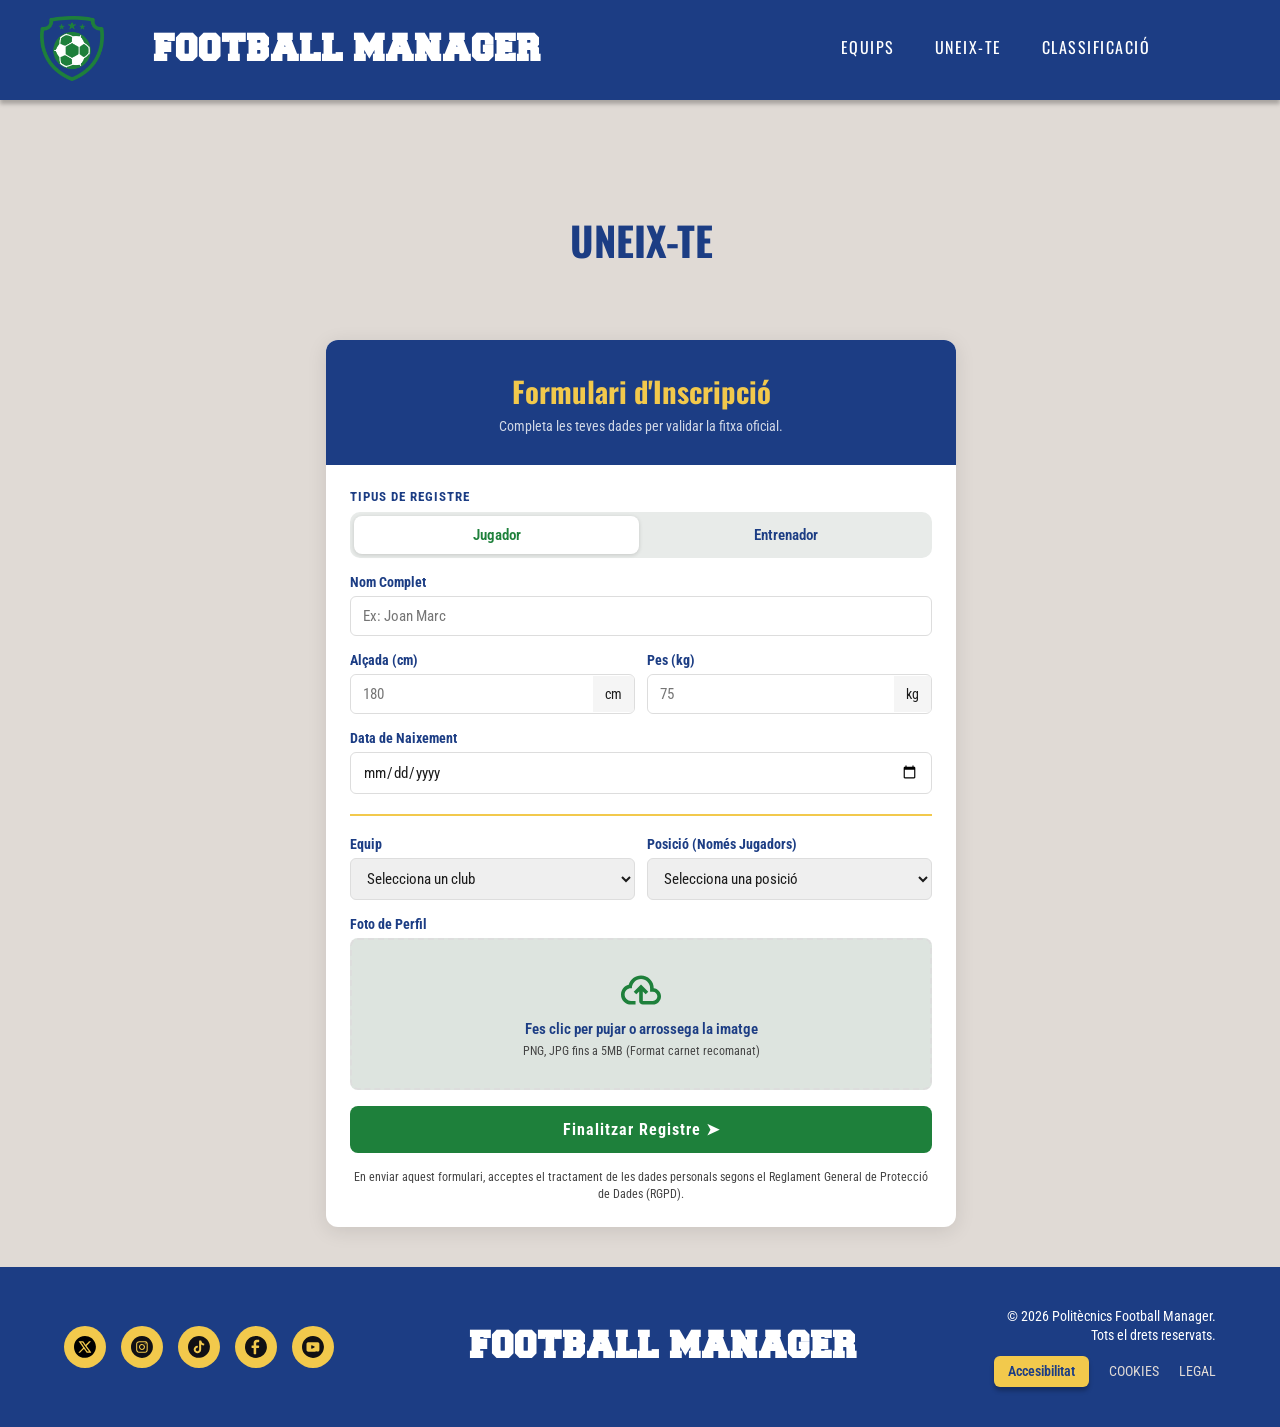
<file: formulari.html>
<!DOCTYPE html>
<html lang="en">

<head>
    <meta charset="UTF-8">
    <meta name="viewport" content="width=device-width, initial-scale=1.0">
    <title>Formulari</title>
    <link rel="icon" href="img/logos/isotipo_football_manager.png" type="image/png">
    <link rel="stylesheet" href="styles/main.css">
    <link rel="stylesheet" href="styles/formulari.css">
</head>

<body>
    <header>
        <div class="header-left">
            <a href="index.html">
                <img src="img/logos/isotipo_football_manager.png" alt="Logo Football Manager" class="logo">
            </a>
            <a href="index.html">
                <h1>FOOTBALL MANAGER</h1>
            </a>
        </div>
        <nav>
            <a href="equips.html">EQUIPS</a>
            <a href="formulari.html">UNEIX-TE</a>
            <a href="classificacio.html">CLASSIFICACIÓ</a>
        </nav>
    </header>

    <article>
        <div class="intro">
            <h2 class="title">UNEIX-TE</h2>
        </div>

        <div class="card-container">
            <div class="card">
                <div class="card-header">
                    <h2>Formulari d'Inscripció</h2>
                    <p>Completa les teves dades per validar la fitxa oficial.</p>
                </div>

                <div class="card-body">
                    <div class="tipus-registre">
                        <p class="label-seccio">TIPUS DE REGISTRE</p>
                        <div class="toggle">
                            <button class="toggle-btn actiu" id="btn-jugador" aria-pressed="true">Jugador</button>
                            <button class="toggle-btn" id="btn-entrenador" aria-pressed="false">Entrenador</button>
                        </div>
                    </div>

                    <form id="formulari-inscripcio">
                        <div class="camp">
                            <label for="nom-complet">Nom Complet</label>
                            <input type="text" id="nom-complet" placeholder="Ex: Joan Marc" autocomplete="name" required />
                        </div>

                        <div class="camp-doble">
                            <div class="camp">
                                <label for="alcada">Alçada (cm)</label>
                                <div class="input-unitat">
                                    <input type="number" id="alcada" placeholder="180" autocomplete="height" required/>
                                    <span>cm</span>
                                </div>
                            </div>
                            <div class="camp">
                                <label for="pes">Pes (kg)</label>
                                <div class="input-unitat">
                                    <input type="number" id="pes" placeholder="75" autocomplete="weight" required />
                                    <span>kg</span>
                                </div>
                            </div>
                        </div>

                        <div class="camp">
                            <label for="data-naixement">Data de Naixement</label>
                            <input type="date" id="data-naixement" autocomplete="bday" required/>
                        </div>

                        <hr class="separador" aria-hidden="true"/>

                        <div class="camp-doble">
                            <div class="camp">
                                <label for="select-equip">Equip</label>
                                <select id="select-equip" required>
                                    <option value="">Selecciona un club</option>
                                </select>
                            </div>
                            <div class="camp" id="camp-posicio">
                                <label for="select-posicio">Posició (Només Jugadors)</label>
                                <select id="select-posicio" required>
                                    <option value="">Selecciona una posició</option>
                                </select>
                            </div>
                        </div>

                        <div class="camp">
                            <label for="input-file">Foto de Perfil</label>
                            <div class="upload-area" id="upload-area" tabindex="0" role="button" aria-label="Importar imatge" title="Importa una imatge">
                                <p><img src="img/recursos/icon-upload.svg" alt="Logo per pujar arxiu"></p>
                                <p>Fes clic per pujar o arrossega la imatge</p>
                                <input type="file" id="input-file" accept="image/png, image/jpeg" required/>
                                <span>PNG, JPG fins a 5MB (Format carnet recomanat)</span>
                            </div>
                        </div>

                        <button type="submit" class="btn-submit">Finalitzar Registre ➤</button>
                    </form>

                    <p class="avis-rgpd">En enviar aquest formulari, acceptes el tractament de les dades personals
                        segons el Reglament General de Protecció de Dades (RGPD).</p>
                </div>
            </div>
        </div>
    </article>

    <footer>
        <div class="footer-content">
            <div class="footer-social">
                <a href="https://x.com/?lang=es" class="icon x">
                    <img src="img/recursos/x.svg" alt="Link a X">
                </a>
                <a href="https://www.instagram.com/" class="icon instagram">
                    <img src="img/recursos/insta.svg" alt="Link a Instagram">
                </a>
                <a href="https://www.tiktok.com/es-419/" class="icon tiktok">
                    <img src="img/recursos/tiktok.svg" alt="Link a TikTok">
                </a>
                <a href="https://www.facebook.com/" class="icon facebook">
                    <img src="img/recursos/facebook.svg" alt="Link a Facebook">
                </a>
                <a href="https://www.youtube.com/" class="icon youtube">
                    <img src="img/recursos/youtube.svg" alt="Link a YouTube">
                </a>
            </div>
            <div class="footer-title">
                <a href="index.html">
                    <h2>Football Manager</h2>
                </a>
            </div>
            <div class="footer-legal">
                <p>© 2026 Politècnics Football Manager.<br>Tots el drets reservats.</p>
                <div class="footer-links">
                    <a href="data/informe_accessibilitat_final.pdf" download class="download"
                        title="Descarregar l'Informe d'Accesibilitat en PDF">Accesibilitat</a>
                    <a href="#">COOKIES</a>
                    <a href="#">LEGAL</a>
                </div>
            </div>
    </footer>
    <script src="script.js"></script>
    <script src="scripts/formulari.js"></script>
</body>

</html>
</file>
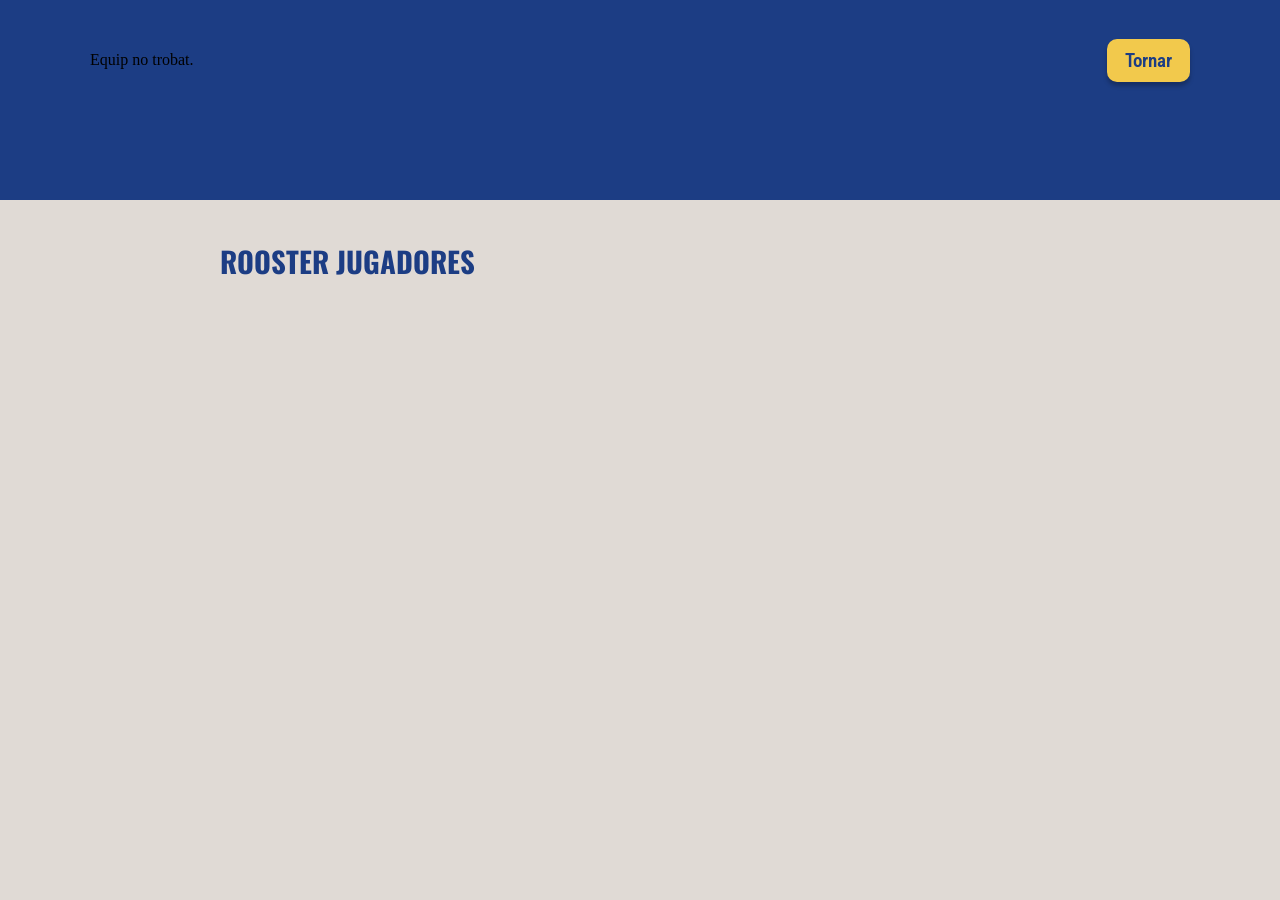
<file: veure_equip.html>
<!DOCTYPE html>
<html lang="ca">

<head>
    <meta charset="UTF-8">
    <meta name="viewport" content="width=device-width, initial-scale=1.0">
    <title>Football Manager - Equip</title>
    <link rel="icon" href="img/logos/isotipo_football_manager.png" type="image/png">
    <link rel="stylesheet" href="styles/veure_equip.css">
</head>

<body>
    <main>

        <section class="capsalera-equip">
            <div class="info-equip" id="info-equip"></div>
            <a href="equips.html" class="boto-tornar">Tornar</a>
        </section>

        <section class="entrenador-equip" id="entrenador">
            <!-- Info de l'entrenador en js -->
        </section>

        <section class="seccio-jugadores">
            <h2>ROOSTER JUGADORES</h2>
            <div class="jugadores-equip" id="jugadores-equip">
                <!-- Info de les jugadores en js -->
            </div>
        </section>

    </main>
    <script src="scripts/mostrar_equip.js"></script>
</body>

</html>
</file>
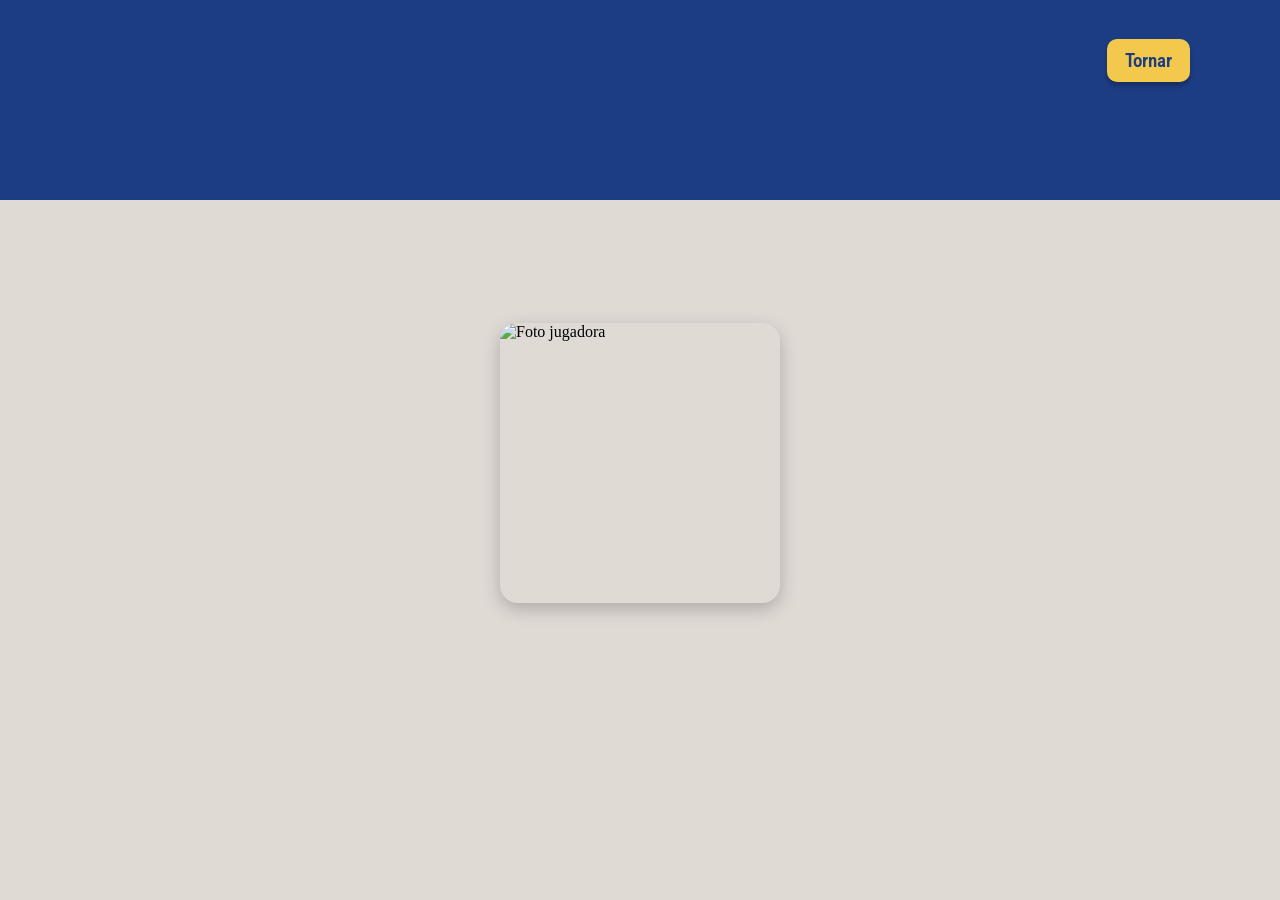
<file: veure_jugadora.html>
<!DOCTYPE html>
<html lang="ca">

<head>
    <meta charset="UTF-8">
    <meta name="viewport" content="width=device-width, initial-scale=1.0">
    <title>Football Manager - Equip</title>
    <link rel="icon" href="img/logos/isotipo_football_manager.png" type="image/png">
    <link rel="stylesheet" href="styles/veure_equip.css">
</head>

<body>

    <section class="capsalera-jugadora">
        <div id="info-jugadora"></div>
        <a href="equips.html" class="boto-tornar">Tornar</a>
    </section>

    <section id="jugadora-info" class="jugadora-detalle">
        <h2 id="nom"></h2>
        <img id="foto" alt="Foto jugadora">
        <p id="posicio"></p>
        <p id="dorsal"></p>
        <p id="qualitat"></p>
    </section>

    <script src="scripts/mostrar_equip.js"></script>
</body>

</html>
</file>
<file: styles/main.css>
/*Fonts*/
@font-face {
    font-family: 'Freshman';
    src: url('../fonts/Freshman.ttf') format('truetype');
}

@font-face {
    font-family: 'Oswald';
    src: url('../fonts/Oswald-VariableFont_wght.ttf') format('truetype');
    font-weight: 100 900;  
}

@font-face {
    font-family: 'Roboto Condensed';
    src: url('../fonts/RobotoCondensed-VariableFont_wght.ttf') format('truetype');
    font-weight: 100 900;
}

* {
    margin: 0;
    padding: 0;
    box-sizing: border-box;
}

body {
    display: flex;
    width: 100%;
    flex-direction: column;
    background: #e0dad5;
}

/*Header*/
header {
    display: flex;
    width: 100%;
    height: 100px;
    align-items: center;
    justify-content: space-between;
    padding: 0 40px;
    background: #1C3D84;
    box-shadow: 0 4px 4px 0 rgba(0, 0, 0, 0.25);
    padding-right: 130px;
    position: sticky;
    top: 0;
    z-index: 100;
    transition: transform 0.3s ease, opacity 0.3s ease;
}

header.amagat {
    transform: translateY(-100%);
    opacity: 0;
}

.header-left {
    display: flex;
    align-items: center;
    gap: 50px;
}

header img {
    height: 65px;
}

header h1 {
    color: white;
    font-size: 2rem;
    font-family: "Freshman", sans-serif;
    letter-spacing: 1px;
}

header a {
    text-decoration: none;
}

header nav {
    display: flex;
    gap: 40px;
}

header nav a {
    color: white;
    font-size: 1rem;
    font-weight: 400; 
    letter-spacing: 1.5px;
    font-family: "Oswald", sans-serif;
    margin-bottom: 4px;
    border-bottom: 2px solid transparent;
    transition: border-bottom-color 0.6s ease, color 0.6s ease;
}

header nav a:hover {
    color: #F2C94C;
    border-bottom-color: #F2C94C;
}

/*Footer*/

footer {
    display: flex;
    width: 100%;
    background: #1C3D84;
    padding: 40px 0;
    color:#e0dad5;
    box-shadow: 0 4px 4px 0 rgba(0, 0, 0, 0.25);
}

.footer-content {
    width:90%;
    margin: 0 auto;
    display: flex;
    justify-content: space-between;
    align-items: center;
}

.footer-social {
    display: flex;
    gap: 15px;
}

.footer-social .icon {
    width: 42px;
    height: 42px;
    display: flex;
    justify-content: center;
    align-items: center;
    background: #F2C94C;
    border-radius: 50%;
    transition: 0.3s ease;
}

.footer-social .icon img {
    width: 22px;
    height: 22px;
}

.footer-social .icon:hover {
    background-color: #1E7F3B;
}

.footer-title h2 {
    font-family: "Freshman", sans-serif;
    font-size: 32px;
    text-transform: uppercase;
    letter-spacing: 1px;
    color: white;
}

.footer-title a {
    text-decoration: none;
    color: inherit;
}

.footer-legal {
    text-align: right;
    font-size: 14px;
    line-height: 1.4;
    font-family: "Roboto Condensed", sans-serif;
    color: white;
}

.footer-links {
    margin-top: 10px;
    display: flex;
    gap: 20px;
    justify-content: flex-end;
    display: flex;
    align-items: baseline;
}

.footer-links a {
    color: #e0dad5;
    text-decoration: none;
    font-size: 14px;
    font-family: "Roboto Condensed", sans-serif;
    transition: 0.30s ease;
}

.footer-links a:hover {
    color: #F2C94C;
}

.footer-links .download {
    background-color: #F2C94C;
    padding: 6px 14px;
    border-radius: 6px;
    font-weight: 600;
    color: #1C3D84;
    box-shadow: 0 4px 4px 0 rgba(0, 0, 0, 0.25);
}

.footer-links .download:hover {
    background-color: #1E7F3B;
}
</file>
<file: styles/formulari.css>
article {
    display: flex;
    flex-direction: column;
    align-items: center;
    margin-top: 20px;
    padding: 90px 63px 40px 65px;
    gap: 50px;
}

.title {
    font-size: 40px;
    margin-bottom: 20px;
    font-family: "Oswald", sans-serif;
    font-weight: 700;
    font-style: normal;
    color: #1c3d84;
    text-align: center;
}

.card-container {
    display: flex;
    gap: 30px;
    width: 90%;
    max-width: 1000px;
    align-items: center;
}

.card {
    background: white;
    border-radius: 12px;
    overflow: hidden;
    box-shadow: 0 4px 20px rgba(0, 0, 0, 0.1);
    width: 100%;
    max-width: 630px;
    margin: 0 auto;
}

/* Capçalera blava */
.card-header {
    background: #1C3D84;
    padding: 30px 24px;
    text-align: center;
}

.card-header h2 {
    font-family: "Oswald", sans-serif;
    font-size: 1.8rem;
    color: #f2c94c;
    margin-bottom: 6px;
}

.card-header p {
    font-family: "Roboto Condensed", sans-serif;
    color: rgba(255, 255, 255, 0.8);
    font-size: 0.9rem;
}

/* Cos del formulari */

form {
    display: flex;
    flex-direction: column;
    gap: 16px;
}

.card-body {
    padding: 24px;
    display: flex;
    flex-direction: column;
    gap: 16px;
}

/* Tipus de registre */
.label-seccio {
    font-family: "Roboto Condensed", sans-serif;
    font-weight: 700;
    font-size: 0.8rem;
    color: #1C3D84;
    letter-spacing: 1px;
    margin-bottom: 8px;
}

.toggle {
    display: flex;
    background: #e8ebe9;
    border-radius: 10px;
    padding: 4px;
    gap: 4px;
}

.toggle-btn {
    flex: 1;
    padding: 10px;
    border: none;
    background: transparent;
    font-family: "Roboto Condensed", sans-serif;
    font-weight: 600;
    font-size: 0.95rem;
    color: #1C3D84;
    cursor: pointer;
    border-radius: 8px;
    transition: background-color 0.2s, color 0.2s;
}

.toggle-btn.actiu {
    background: white;
    color: #1e803b;
    box-shadow: 0 1px 4px rgba(0, 0, 0, 0.15);
}

/* Camps */
.camp {
    display: flex;
    flex-direction: column;
    gap: 6px;
}

.camp label {
    font-family: "Roboto Condensed", sans-serif;
    font-weight: 700;
    font-size: 0.85rem;
    color: #1C3D84;
}

.camp input,
.camp select {
    padding: 10px 12px;
    border: 1px solid #ddd;
    border-radius: 6px;
    font-family: "Roboto Condensed", sans-serif;
    font-size: 0.95rem;
    color: #1b1b1b;
    outline: none;
    width: 100%;
}

.camp input:focus,
.camp select:focus {
    border-color: #1C3D84;
}

.camp-doble {
    display: grid;
    grid-template-columns: 1fr 1fr;
    gap: 12px;
}

/* Input amb unitat */
.input-unitat {
    display: flex;
    align-items: center;
    border: 1px solid #ddd;
    border-radius: 6px;
    overflow: hidden;
}

.input-unitat input {
    border: none;
    flex: 1;
}

.input-unitat span {
    padding: 10px 12px;
    background: #f5f5f5;
    color: #1b1b1b;
    font-family: "Roboto Condensed", sans-serif;
    font-size: 0.85rem;
}

/* Separador */
.separador {
    border: none;
    border-top: 2px solid #f2c94c;
    margin: 4px 0;
}

/* Zona d'upload */
#input-file {
    display: none;
}

.upload-area {
    border: 2px dashed #ddd;
    border-radius: 8px;
    padding: 30px;
    text-align: center;
    cursor: pointer;
    display: flex;
    flex-direction: column;
    align-items: center;
    gap: 6px;
    background-color: #DDE4DF;
}

.upload-area img {
    width: 40px;
    height: 40px;
}

.upload-area p {
    font-family: "Roboto Condensed", sans-serif;
    font-weight: 600;
    color: #1C3D84;
    font-size: 0.95rem;
}

.upload-area span {
    font-family: "Roboto Condensed", sans-serif;
    font-size: 0.75rem;
    color: #444;
}

/* Botó submit */
.btn-submit {
    background: #1e803b;
    color: white;
    border: none;
    padding: 14px;
    border-radius: 8px;
    font-family: "Roboto Condensed", sans-serif;
    font-weight: 700;
    font-size: 1rem;
    letter-spacing: 1px;
    cursor: pointer;
    width: 100%;
    transition: background-color 0.2s;
    box-shadow: #333;
}

.btn-submit:hover {
    background: #165f2c;
}

/* Avís RGPD */
.avis-rgpd {
    font-size: 0.75rem;
    color: #444;
    text-align: center;
    font-family: "Roboto Condensed", sans-serif;
    line-height: 1.4;
}
</file>
<file: styles/veure_equip.css>
@font-face {
    font-family: 'Freshman';
    src: url('../fonts/Freshman.ttf') format('truetype');
}

@font-face {
    font-family: 'Oswald';
    src: url('../fonts/Oswald-VariableFont_wght.ttf') format('truetype');
    font-weight: 100 900;  
}

@font-face {
    font-family: 'Roboto Condensed';
    src: url('../fonts/RobotoCondensed-VariableFont_wght.ttf') format('truetype');
    font-weight: 100 900;
}

* {
    margin: 0;
    padding: 0;
    box-sizing: border-box;
}

body {
    display: flex;
    width: 100%;
    flex-direction: column;
    background: #e0dad5;
}

.capsalera-equip {
    display: grid;
    grid-template-columns: auto 1fr;
    align-items: center;
    background-color: #1C3D84;
    padding: 20px 90px 100px;
    gap: 30px;
    height: 200px;
}

.boto-tornar {
    font-family: Roboto Condensed;
    font-size: 1.2rem;
    background: #F2C94C;
    padding: 10px 18px;
    border-radius: 10px;
    color: #1C3D84;
    text-decoration: none;
    font-weight: 600;
    backdrop-filter: blur(6px);
    transition: 0.2s ease;
    justify-self: end;
    box-shadow: 0 4px 4px 0 rgba(0, 0, 0, 0.25);
}

.boto-tornar:hover {
    background: white;
}

/* -- EQUIP --*/

.escut-equip {
    width: auto;
    height: 160px;
}

.text-equip h1 {
    font-family: Oswald;
    color: white;
    font-size: 2.8rem;
    margin: 0;
    font-weight: 700;
}

.text-equip p {
    margin: 5px 0;
    font-size: 1.1rem;
}

#info-equip {
    display: flex;
    align-items: center;
    gap: 20px;
}

/* ============================
   ENTRENADOR
   ============================ */
   
.entrenador-equip h2 {
    font-family: Oswald;
    font-size: 1.8rem;
    padding: 40px 100px;
    margin-bottom: 15px;
    color: #1C3D84;
}

.entrenador-equip {
    padding: 0 130px;
}


.entrenador-card {
    display: flex;
    align-items: center;
    background: #1C3D84;
    padding: 20px 0;
    border-radius: 15px;
    backdrop-filter: blur(6px);
    width: 100%;
    max-width: 1000px;
    margin-left: 75px;
    box-shadow: 0 4px 4px 0 rgba(0, 0, 0, 0.25);
}

.entrenador-card img {
    width: 140px;
    height: 140px;
    object-fit: cover;
    border-radius: 12px;
    margin-left: 20px;
}

.entrenador-info h3 {
    font-family: Roboto Condensed;
    color: white;
    margin: 30px;
    font-size: 1.6rem;
}

.entrenador-info p {
    margin-top: 8px;
    font-size: 1rem;
    opacity: 0.9;
}

/* ============================
   JUGADORES
   ============================ */

.seccio-jugadores h2 {
    font-family: Oswald;
    font-size: 1.8rem;
    padding: 40px 100px;
    margin-bottom: 15px;
    color: #1C3D84;
    margin-left: 120px;
}

.jugadores-equip {
    display: grid;
    grid-template-columns: repeat(5, 1fr);
    padding: 40px 200px;
    gap: 35px;
    margin-bottom: 100px;
}

.jugador-card {
    background: white;
    padding: 15px;
    border-radius: 15px;
    text-align: center;
    backdrop-filter: blur(6px);
    transition: transform 0.2s ease;
    height: 400px;
    box-shadow: 0 4px 4px 0 rgba(0, 0, 0, 0.25);
}

.jugador-card:hover {
    transform: translateY(-10px);
    transform: scale(1.2);
}

.jugador-card img {
    width: 100%;
    height: 200px;
    object-fit: cover;
    border-radius: 12px;
    margin-bottom: 15px;
}

.jugador-card h3 {
    font-family: Oswald;
    color:#1C3D84;
    font-size: 1.2rem;
}

.jugador-card .posicio {
    font-family: Roboto Condensed;
    color:#1E7F3B;
    font-size: 1rem;
    margin-bottom: 10px;
    margin-top: 10px;
}

.jugador-card p {
    font-family: Roboto Condensed;
    color:#1C3D84;
    margin: 3px 0;
    font-size: 1rem;
}


/* -- VEURE JUGADORA -- */

.capsalera-jugadora {
    display: grid;
    grid-template-columns: auto 1fr;
    align-items: center;
    background-color: #1C3D84;
    padding: 20px 90px 100px;
    gap: 30px;
    height: 200px;
}

#info-jugadora {
    display: flex;
    align-items: center;
    gap: 20px;
}

.capsalera-jugadora .escut-equip {
    width: auto;
    height: 160px;
}

.capsalera-jugadora .text-equip h1 {
    font-family: Oswald;
    color: white;
    font-size: 2.8rem;
    margin: 0;
    font-weight: 700;
}

.jugadora-detalle {
    display: flex;
    flex-direction: column;
    align-items: center;
    justify-content: center;
    gap: 23px;
    margin-top: 60px;
    padding: 20px 0;
}

/* FOTO: entra desde la izquierda */
.jugadora-detalle img {
    width: 280px;
    height: 280px;
    object-fit: cover;
    border-radius: 18px;
    box-shadow: 0 6px 18px rgba(0,0,0,0.22);
    opacity: 0;
    animation: fotoSlideLeft 0.7s ease forwards;
    margin-bottom: 25px;
}

/* TEXTO: entra desde la derecha */
.jugadora-detalle h2,
.jugadora-detalle p {
    opacity: 0;
    animation: textSlideRight 0.7s ease forwards;
}

.jugadora-detalle h2 {
    font-family: Oswald;
    font-size: 3rem;
    color: #1C3D84;
    margin-bottom: 20px;
    animation-delay: 0.1s;
}

.jugadora-detalle p {
    font-family: Roboto Condensed;
    font-size: 1.3rem;
    color: #1C3D84;
    margin: 3px 0;
    animation-delay: 0.15s;
    font-weight: 600;
}

#posicio {
    color: #1E7F3B;
    font-weight: 800;
    font-size: 1.5rem;
}

/* Animaciones laterales */
@keyframes fotoSlideLeft {
    from { opacity: 0; transform: translateX(-40px); }
    to   { opacity: 1; transform: translateX(0); }
}

@keyframes textSlideRight {
    from { opacity: 0; transform: translateX(40px); }
    to   { opacity: 1; transform: translateX(0); }
}
</file>
